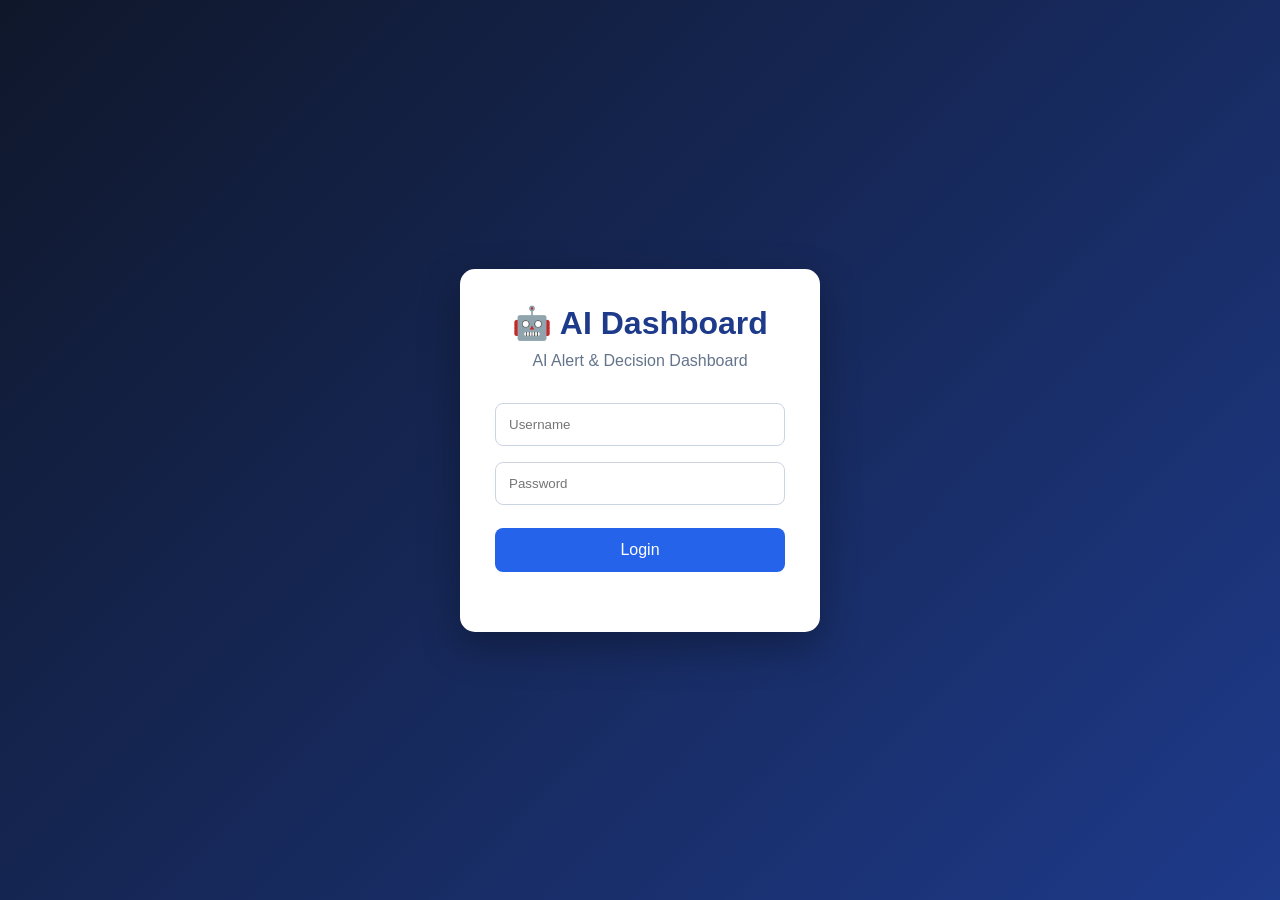
<file: index.html>
<!DOCTYPE html>
<html lang="en">
<head>
<meta charset="UTF-8">
<meta name="viewport" content="width=device-width, initial-scale=1.0">

<title>AI Alert & Decision Dashboard</title>

<style>
*{
    margin:0;
    padding:0;
    box-sizing:border-box;
    font-family:Arial,sans-serif;
}

body{
    background:#f1f5f9;
    color:#0f172a;
}

/* LOGIN */
#loginPage{
    min-height:100vh;
    display:flex;
    justify-content:center;
    align-items:center;
    background:linear-gradient(135deg,#0f172a,#1e3a8a);
}

.login-box{
    width:360px;
    background:white;
    padding:35px;
    border-radius:15px;
    box-shadow:0 15px 40px rgba(0,0,0,.3);
    text-align:center;
}

.login-box h1{
    margin-bottom:10px;
    color:#1e3a8a;
}

.login-box p{
    color:#64748b;
    margin-bottom:25px;
}

.login-box input{
    width:100%;
    padding:13px;
    margin:8px 0;
    border:1px solid #cbd5e1;
    border-radius:8px;
}

.login-box button{
    width:100%;
    padding:13px;
    margin-top:15px;
    border:none;
    border-radius:8px;
    background:#2563eb;
    color:white;
    cursor:pointer;
    font-size:16px;
}

.login-box button:hover{
    background:#1d4ed8;
}

/* APP */
#dashboardApp{
    display:none;
}

.sidebar{
    position:fixed;
    left:0;
    top:0;
    width:240px;
    height:100vh;
    background:#0f172a;
    color:white;
    padding:20px 15px;
    overflow-y:auto;
}

.sidebar h2{
    text-align:center;
    margin-bottom:20px;
}

.sidebar button{
    width:100%;
    padding:11px;
    margin:4px 0;
    border:none;
    border-radius:7px;
    background:#1e293b;
    color:white;
    text-align:left;
    cursor:pointer;
}

.sidebar button:hover{
    background:#2563eb;
}

.logout-btn{
    background:#dc2626 !important;
}

.main{
    margin-left:240px;
    padding:25px;
}

.header{
    background:white;
    padding:20px;
    border-radius:12px;
    margin-bottom:20px;
    display:flex;
    justify-content:space-between;
    align-items:center;
}

.header h1{
    color:#1e3a8a;
}

.page{
    display:none;
}

.page.active{
    display:block;
}

.back-btn{
    background:#475569;
    color:white;
    border:none;
    padding:10px 18px;
    border-radius:7px;
    cursor:pointer;
    margin-bottom:20px;
}

/* CARDS */
.cards{
    display:grid;
    grid-template-columns:repeat(auto-fit,minmax(200px,1fr));
    gap:18px;
}

.card{
    background:white;
    padding:22px;
    border-radius:12px;
    box-shadow:0 3px 10px rgba(0,0,0,.08);
    cursor:pointer;
}

.card:hover{
    transform:translateY(-3px);
}

.card h3{
    color:#475569;
    margin-bottom:10px;
}

.number{
    font-size:32px;
    font-weight:bold;
    color:#2563eb;
}

.panel{
    background:white;
    padding:22px;
    border-radius:12px;
    margin-top:20px;
    box-shadow:0 3px 10px rgba(0,0,0,.08);
}

.panel h2{
    margin-bottom:15px;
    color:#1e3a8a;
}

/* TABLE */
table{
    width:100%;
    border-collapse:collapse;
}

th,td{
    padding:12px;
    border-bottom:1px solid #e2e8f0;
    text-align:left;
}

th{
    background:#e2e8f0;
}

.badge{
    padding:5px 10px;
    border-radius:15px;
    font-size:12px;
}

.critical{
    background:#fee2e2;
    color:#b91c1c;
}

.warning{
    background:#fef3c7;
    color:#92400e;
}

.success{
    background:#dcfce7;
    color:#166534;
}

.info{
    background:#dbeafe;
    color:#1d4ed8;
}

/* BUTTONS */
.action-btn{
    border:none;
    padding:8px 12px;
    border-radius:6px;
    cursor:pointer;
    color:white;
}

.accept{
    background:#16a34a;
}

.reject{
    background:#dc2626;
}

.blue{
    background:#2563eb;
}

.gray{
    background:#64748b;
}

/* PROGRESS */
.progress{
    height:15px;
    background:#e2e8f0;
    border-radius:10px;
    overflow:hidden;
    margin:10px 0 20px;
}

.progress-bar{
    height:100%;
    background:#2563eb;
}

/* FORM */
.form-group{
    margin-bottom:15px;
}

.form-group label{
    display:block;
    margin-bottom:6px;
    font-weight:bold;
}

.form-group input,
.form-group select{
    width:100%;
    padding:11px;
    border:1px solid #cbd5e1;
    border-radius:7px;
}

@media(max-width:800px){
    .sidebar{
        width:190px;
    }

    .main{
        margin-left:190px;
    }
}

@media(max-width:600px){
    .sidebar{
        position:relative;
        width:100%;
        height:auto;
    }

    .main{
        margin-left:0;
    }
}
</style>
</head>

<body>

<!-- ================= LOGIN PAGE ================= -->

<div id="loginPage">

    <div class="login-box">

        <h1>🤖 AI Dashboard</h1>
        <p>AI Alert & Decision Dashboard</p>

        <input type="text" id="username" placeholder="Username">

        <input type="password" id="password" placeholder="Password">

        <button onclick="login()">Login</button>

        <p id="loginMessage"></p>

    </div>

</div>


<!-- ================= DASHBOARD APP ================= -->

<div id="dashboardApp">

<!-- SIDEBAR -->

<div class="sidebar">

    <h2>🤖 AI Dashboard</h2>

    <button onclick="openPage('home')">🏠 Dashboard</button>
    <button onclick="openPage('alerts')">🚨 All Alerts</button>
    <button onclick="openPage('critical')">🔴 Critical Alerts</button>
    <button onclick="openPage('warnings')">⚠️ Warning Alerts</button>
    <button onclick="openPage('resolved')">✅ Resolved Alerts</button>
    <button onclick="openPage('decisions')">🧠 AI Decisions</button>
    <button onclick="openPage('analytics')">📊 Analytics</button>
    <button onclick="openPage('performance')">📈 Performance</button>
    <button onclick="openPage('aimodel')">🤖 AI Model</button>
    <button onclick="openPage('status')">🖥️ System Status</button>
    <button onclick="openPage('database')">🗄️ Database</button>
    <button onclick="openPage('users')">👥 Users</button>
    <button onclick="openPage('reports')">📑 Reports</button>
    <button onclick="openPage('notifications')">🔔 Notifications</button>
    <button onclick="openPage('activity')">📋 Activity Log</button>
    <button onclick="openPage('profile')">👤 Profile</button>
    <button onclick="openPage('settings')">⚙️ Settings</button>
    <button onclick="openPage('help')">❓ Help</button>
    <button onclick="openPage('about')">ℹ️ About</button>

    <button class="logout-btn" onclick="logout()">🚪 Logout</button>

</div>


<!-- MAIN -->

<div class="main">

<div class="header">

    <div>
        <h1>AI Alert & Decision Dashboard</h1>
        <p>Monitor alerts and make intelligent decisions</p>
    </div>

    <strong>🟢 Online</strong>

</div>


<!-- ================= HOME ================= -->

<div id="home" class="page active">

    <h2>Dashboard</h2>

    <div class="cards">

        <div class="card" onclick="openPage('alerts')">
            <h3>🚨 Total Alerts</h3>
            <div class="number">12</div>
        </div>

        <div class="card" onclick="openPage('critical')">
            <h3>🔴 Critical</h3>
            <div class="number">3</div>
        </div>

        <div class="card" onclick="openPage('warnings')">
            <h3>⚠️ Warnings</h3>
            <div class="number">5</div>
        </div>

        <div class="card" onclick="openPage('resolved')">
            <h3>✅ Resolved</h3>
            <div class="number">4</div>
        </div>

    </div>

    <div class="panel">

        <h2>Quick Actions</h2>

        <button class="action-btn blue" onclick="openPage('analytics')">
            📊 View Analytics
        </button>

        <button class="action-btn blue" onclick="openPage('decisions')">
            🧠 AI Decisions
        </button>

        <button class="action-btn blue" onclick="openPage('reports')">
            📑 Reports
        </button>

        <button class="action-btn blue" onclick="openPage('notifications')">
            🔔 Notifications
        </button>

    </div>

    <div class="panel">

        <h2>AI Confidence</h2>

        <p>AI Prediction Accuracy: <b>94%</b></p>

        <div class="progress">
            <div class="progress-bar" style="width:94%"></div>
        </div>

    </div>

</div>


<!-- ================= ALERTS ================= -->

<div id="alerts" class="page">

<button class="back-btn" onclick="openPage('home')">← Back</button>

<h2>🚨 All Alerts</h2>

<div class="panel">

<button class="action-btn blue" onclick="addAlert()">
➕ Add Alert
</button>

<br><br>

<table id="alertTable">

<tr>
<th>ID</th>
<th>Alert</th>
<th>Level</th>
<th>Status</th>
</tr>

<tr>
<td>A001</td>
<td>Server CPU Usage High</td>
<td><span class="badge critical">Critical</span></td>
<td>Active</td>
</tr>

<tr>
<td>A002</td>
<td>Database Response Slow</td>
<td><span class="badge warning">Warning</span></td>
<td>Active</td>
</tr>

<tr>
<td>A003</td>
<td>Login Failure Detected</td>
<td><span class="badge info">Info</span></td>
<td>Active</td>
</tr>

</table>

</div>

</div>


<!-- ================= CRITICAL ================= -->

<div id="critical" class="page">

<button class="back-btn" onclick="openPage('home')">← Back</button>

<h2>🔴 Critical Alerts</h2>

<div class="panel">

<table>

<tr>
<th>Alert</th>
<th>Time</th>
<th>Action</th>
</tr>

<tr>
<td>Server CPU Usage High</td>
<td>10:30 AM</td>
<td><button class="action-btn reject">Investigate</button></td>
</tr>

<tr>
<td>Security Threat Detected</td>
<td>11:15 AM</td>
<td><button class="action-btn reject">Investigate</button></td>
</tr>

<tr>
<td>Database Connection Failure</td>
<td>12:05 PM</td>
<td><button class="action-btn reject">Investigate</button></td>
</tr>

</table>

</div>

</div>


<!-- ================= WARNINGS ================= -->

<div id="warnings" class="page">

<button class="back-btn" onclick="openPage('home')">← Back</button>

<h2>⚠️ Warning Alerts</h2>

<div class="panel">

<table>

<tr>
<th>Alert</th>
<th>Status</th>
</tr>

<tr>
<td>Memory Usage High</td>
<td><span class="badge warning">Warning</span></td>
</tr>

<tr>
<td>Slow API Response</td>
<td><span class="badge warning">Warning</span></td>
</tr>

<tr>
<td>Storage Almost Full</td>
<td><span class="badge warning">Warning</span></td>
</tr>

</table>

</div>

</div>


<!-- ================= RESOLVED ================= -->

<div id="resolved" class="page">

<button class="back-btn" onclick="openPage('home')">← Back</button>

<h2>✅ Resolved Alerts</h2>

<div class="panel">

<table>

<tr>
<th>Alert</th>
<th>Resolved By</th>
<th>Status</th>
</tr>

<tr>
<td>Network Delay</td>
<td>Admin</td>
<td><span class="badge success">Resolved</span></td>
</tr>

<tr>
<td>Memory Warning</td>
<td>AI System</td>
<td><span class="badge success">Resolved</span></td>
</tr>

</table>

</div>

</div>


<!-- ================= DECISIONS ================= -->

<div id="decisions" class="page">

<button class="back-btn" onclick="openPage('home')">← Back</button>

<h2>🧠 AI Decisions</h2>

<div class="panel">

<h3>Decision 001</h3>

<p>AI recommends restarting the application server.</p>

<p>Confidence: <b>94%</b></p>

<br>

<button class="action-btn accept"
onclick="acceptDecision()">
Accept
</button>

<button class="action-btn reject"
onclick="rejectDecision()">
Reject
</button>

<p id="decisionResult"></p>

</div>

</div>


<!-- ================= ANALYTICS ================= -->

<div id="analytics" class="page">

<button class="back-btn" onclick="openPage('home')">← Back</button>

<h2>📊 Analytics</h2>

<div class="cards">

<div class="card">
<h3>Alerts Today</h3>
<div class="number">24</div>
</div>

<div class="card">
<h3>Resolved</h3>
<div class="number">18</div>
</div>

<div class="card">
<h3>AI Accuracy</h3>
<div class="number">94%</div>
</div>

<div class="card">
<h3>Response Time</h3>
<div class="number">1.2s</div>
</div>

</div>

<div class="panel">

<h2>Alert Processing</h2>

<p>Critical Alerts</p>

<div class="progress">
<div class="progress-bar" style="width:75%"></div>
</div>

<p>Warning Alerts</p>

<div class="progress">
<div class="progress-bar" style="width:55%"></div>
</div>

</div>

</div>


<!-- ================= PERFORMANCE ================= -->

<div id="performance" class="page">

<button class="back-btn" onclick="openPage('home')">← Back</button>

<h2>📈 Performance</h2>

<div class="panel">

<p>CPU Usage</p>

<div class="progress">
<div class="progress-bar" style="width:65%"></div>
</div>

<p>Memory Usage</p>

<div class="progress">
<div class="progress-bar" style="width:48%"></div>
</div>

<p>System Availability</p>

<div class="progress">
<div class="progress-bar" style="width:98%"></div>
</div>

</div>

</div>


<!-- ================= AI MODEL ================= -->

<div id="aimodel" class="page">

<button class="back-btn" onclick="openPage('home')">← Back</button>

<h2>🤖 AI Model</h2>

<div class="panel">

<h3>Model Information</h3>

<p>Model Name: Alert Prediction AI</p>
<p>Version: 1.0</p>
<p>Accuracy: 94%</p>
<p>Status: <span class="badge success">Active</span></p>

</div>

</div>


<!-- ================= STATUS ================= -->

<div id="status" class="page">

<button class="back-btn" onclick="openPage('home')">← Back</button>

<h2>🖥️ System Status</h2>

<div class="cards">

<div class="card">
<h3>Spring Boot</h3>
<p class="badge success">Running</p>
</div>

<div class="card">
<h3>MySQL</h3>
<p class="badge success">Connected</p>
</div>

<div class="card">
<h3>AI Service</h3>
<p class="badge success">Online</p>
</div>

</div>

</div>


<!-- ================= DATABASE ================= -->

<div id="database" class="page">

<button class="back-btn" onclick="openPage('home')">← Back</button>

<h2>🗄️ Database</h2>

<div class="panel">

<p>Database: MySQL</p>
<p>Database Name: ai_alert_dashboard</p>
<p>Connection: <span class="badge success">Connected</span></p>
<p>Tables: 6</p>

</div>

</div>


<!-- ================= USERS ================= -->

<div id="users" class="page">

<button class="back-btn" onclick="openPage('home')">← Back</button>

<h2>👥 Users</h2>

<div class="panel">

<button class="action-btn blue" onclick="addUser()">
➕ Add User
</button>

<br><br>

<table id="userTable">

<tr>
<th>ID</th>
<th>Name</th>
<th>Role</th>
<th>Status</th>
</tr>

<tr>
<td>U001</td>
<td>Admin</td>
<td>Administrator</td>
<td><span class="badge success">Active</span></td>
</tr>

<tr>
<td>U002</td>
<td>User</td>
<td>Viewer</td>
<td><span class="badge success">Active</span></td>
</tr>

</table>

</div>

</div>


<!-- ================= REPORTS ================= -->

<div id="reports" class="page">

<button class="back-btn" onclick="openPage('home')">← Back</button>

<h2>📑 Reports</h2>

<div class="panel">

<button class="action-btn blue" onclick="generateReport()">
📄 Generate Report
</button>

<br><br>

<table>

<tr>
<th>Report</th>
<th>Date</th>
<th>Status</th>
</tr>

<tr>
<td>Daily Alert Report</td>
<td>02-10-2026</td>
<td><span class="badge success">Ready</span></td>
</tr>

<tr>
<td>AI Decision Report</td>
<td>02-10-2026</td>
<td><span class="badge success">Ready</span></td>
</tr>

</table>

</div>

</div>


<!-- ================= NOTIFICATIONS ================= -->

<div id="notifications" class="page">

<button class="back-btn" onclick="openPage('home')">← Back</button>

<h2>🔔 Notifications</h2>

<div class="panel">

<p>🔴 Critical alert detected.</p>
<hr><br>

<p>⚠️ Database response is slow.</p>
<hr><br>

<p>🧠 New AI decision generated.</p>
<hr><br>

<button class="action-btn blue"
onclick="markNotificationsRead()">
Mark All as Read
</button>

</div>

</div>


<!-- ================= ACTIVITY ================= -->

<div id="activity" class="page">

<button class="back-btn" onclick="openPage('home')">← Back</button>

<h2>📋 Activity Log</h2>

<div class="panel">

<table>

<tr>
<th>Time</th>
<th>Activity</th>
<th>User</th>
</tr>

<tr>
<td>10:30 AM</td>
<td>Login</td>
<td>Admin</td>
</tr>

<tr>
<td>10:45 AM</td>
<td>Alert Created</td>
<td>AI System</td>
</tr>

<tr>
<td>11:00 AM</td>
<td>Decision Accepted</td>
<td>Admin</td>
</tr>

</table>

</div>

</div>


<!-- ================= PROFILE ================= -->

<div id="profile" class="page">

<button class="back-btn" onclick="openPage('home')">← Back</button>

<h2>👤 Profile</h2>

<div class="panel">

<h3>Admin Profile</h3>

<p>Name: Administrator</p>
<p>Username: admin</p>
<p>Role: System Administrator</p>
<p>Status: <span class="badge success">Active</span></p>

</div>

</div>


<!-- ================= SETTINGS ================= -->

<div id="settings" class="page">

<button class="back-btn" onclick="openPage('home')">← Back</button>

<h2>⚙️ Settings</h2>

<div class="panel">

<div class="form-group">
<label>Notification</label>
<select id="notificationSetting">
<option>Enabled</option>
<option>Disabled</option>
</select>
</div>

<div class="form-group">
<label>AI Auto Decision</label>
<select id="aiSetting">
<option>Enabled</option>
<option>Disabled</option>
</select>
</div>

<button class="action-btn blue"
onclick="saveSettings()">
Save Settings
</button>

</div>

</div>


<!-- ================= HELP ================= -->

<div id="help" class="page">

<button class="back-btn" onclick="openPage('home')">← Back</button>

<h2>❓ Help</h2>

<div class="panel">

<h3>How to use Dashboard?</h3>

<p>1. Login using your username and password.</p>
<p>2. Open Dashboard.</p>
<p>3. Select Alerts to view alerts.</p>
<p>4. Select AI Decisions to view AI recommendations.</p>
<p>5. Use Settings to change dashboard options.</p>

</div>

</div>


<!-- ================= ABOUT ================= -->

<div id="about" class="page">

<button class="back-btn" onclick="openPage('home')">← Back</button>

<h2>ℹ️ About</h2>

<div class="panel">

<h3>AI Alert & Decision Dashboard</h3>

<p>
This project is designed to monitor alerts,
analyze system conditions and display
AI-based decisions.
</p>

<br>

<p><b>Technology:</b></p>

<p>Java</p>
<p>Spring Boot</p>
<p>MySQL</p>
<p>HTML</p>
<p>CSS</p>
<p>JavaScript</p>
<p>Python AI</p>

</div>

</div>


</div>
</div>


<!-- ================= JAVASCRIPT ================= -->

<script>

/* LOGIN */

function login(){

    let username =
        document.getElementById("username").value;

    let password =
        document.getElementById("password").value;

    if(username === "admin" && password === "1234"){

        document.getElementById("loginPage").style.display="none";

        document.getElementById("dashboardApp").style.display="block";

        openPage("home");

    }
    else{

        document.getElementById("loginMessage").innerHTML =
        "❌ Invalid username or password";

        document.getElementById("loginMessage").style.color="red";

    }

}


/* OPEN PAGE */

function openPage(pageId){

    let pages =
        document.querySelectorAll(".page");

    pages.forEach(function(page){

        page.classList.remove("active");

    });

    let selectedPage =
        document.getElementById(pageId);

    if(selectedPage){

        selectedPage.classList.add("active");

        window.scrollTo(0,0);

    }

}


/* LOGOUT */

function logout(){

    document.getElementById("dashboardApp").style.display="none";

    document.getElementById("loginPage").style.display="flex";

    document.getElementById("username").value="";

    document.getElementById("password").value="";

    document.getElementById("loginMessage").innerHTML="";

}


/* ADD ALERT */

function addAlert(){

    let table =
        document.getElementById("alertTable");

    let row =
        table.insertRow(-1);

    row.insertCell(0).innerHTML="A004";

    row.insertCell(1).innerHTML="New AI Alert";

    row.insertCell(2).innerHTML=
        '<span class="badge warning">Warning</span>';

    row.insertCell(3).innerHTML="Active";

}


/* DECISION */

function acceptDecision(){

    document.getElementById("decisionResult").innerHTML =
        "✅ AI Decision Accepted";

    document.getElementById("decisionResult").style.color="green";

}


function rejectDecision(){

    document.getElementById("decisionResult").innerHTML =
        "❌ AI Decision Rejected";

    document.getElementById("decisionResult").style.color="red";

}


/* ADD USER */

function addUser(){
    let table =
        document.getElementById("userTable");

    let row =
        table.insertRow(-1);

    row.insertCell(0).innerHTML="U003";

    row.insertCell(1).innerHTML="New User";

    row.insertCell(2).innerHTML="Viewer";

    row.insertCell(3).innerHTML=
        '<span class="badge success">Active</span>';

}


/* REPORT */

function generateReport(){

    alert("📄 Report generated successfully!");

}


/* NOTIFICATION */

function markNotificationsRead(){

    alert("🔔 All notifications marked as read.");

}


/* SETTINGS */

function saveSettings(){

    alert("⚙️ Settings saved successfully!");

}

</script>

</body>
</html>
</file>
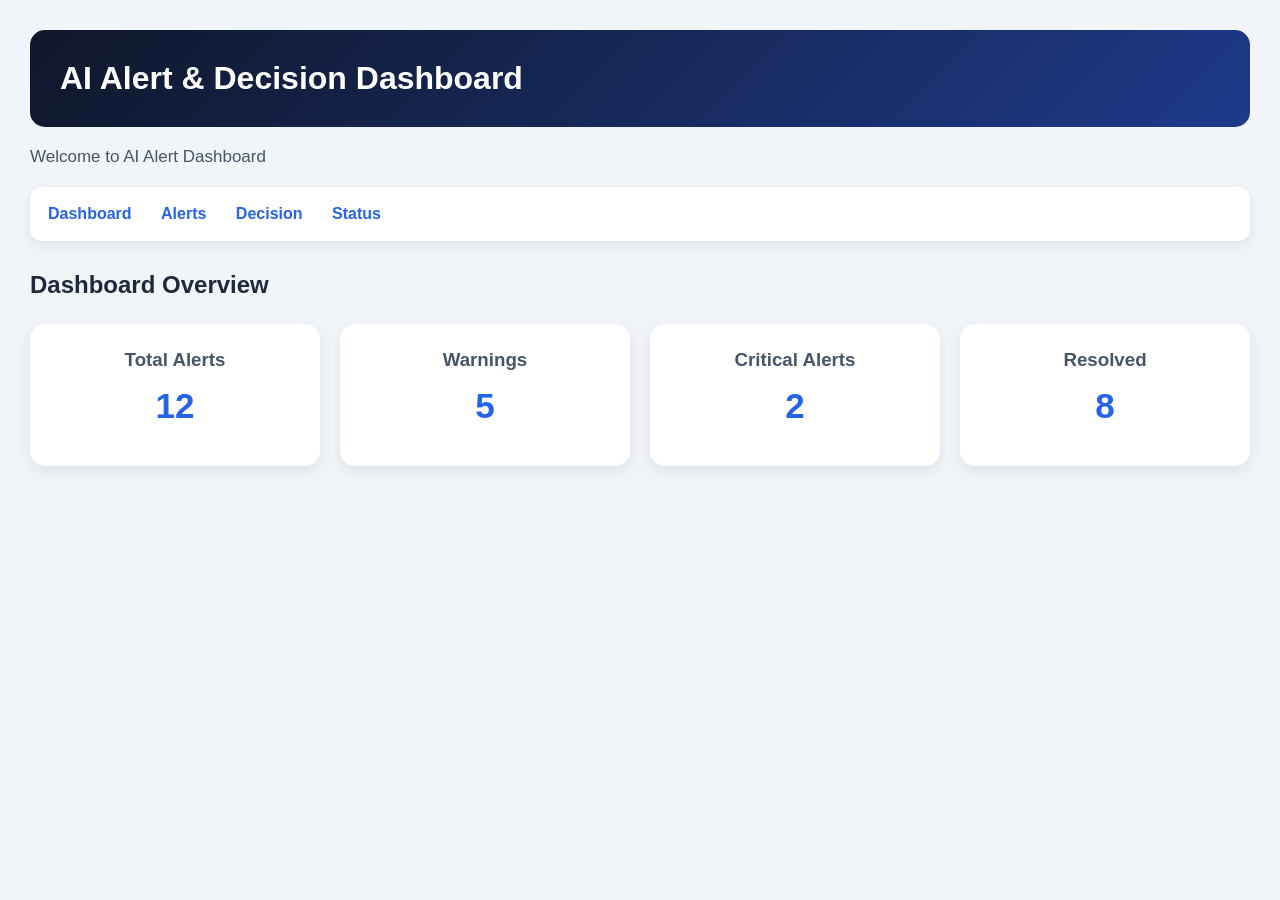
<file: src/main/resources/static/index.html>
<!DOCTYPE html>
<html lang="en">

<head>
    <meta charset="UTF-8">
    <title>AI Alert & Decision Dashboard</title>

    <link rel="stylesheet" href="style.css">
</head>

<body>

    <h1>AI Alert & Decision Dashboard</h1>

    <p>Welcome to AI Alert Dashboard</p>

    <nav>
        <a href="index.html">Dashboard</a>
        <a href="alerts.html">Alerts</a>
        <a href="decision.html">Decision</a>
        <a href="status.html">Status</a>
    </nav>

    <h2>Dashboard Overview</h2>

    <!-- Dashboard Cards -->
    <div class="dashboard-container">

        <div class="card">
            <h3>Total Alerts</h3>
            <p>12</p>
        </div>

        <div class="card">
            <h3>Warnings</h3>
            <p>5</p>
        </div>

        <div class="card">
            <h3>Critical Alerts</h3>
            <p>2</p>
        </div>

        <div class="card">
            <h3>Resolved</h3>
            <p>8</p>
        </div>

    </div>

    <script src="style.js"></script>

</body>
</html>
</file>
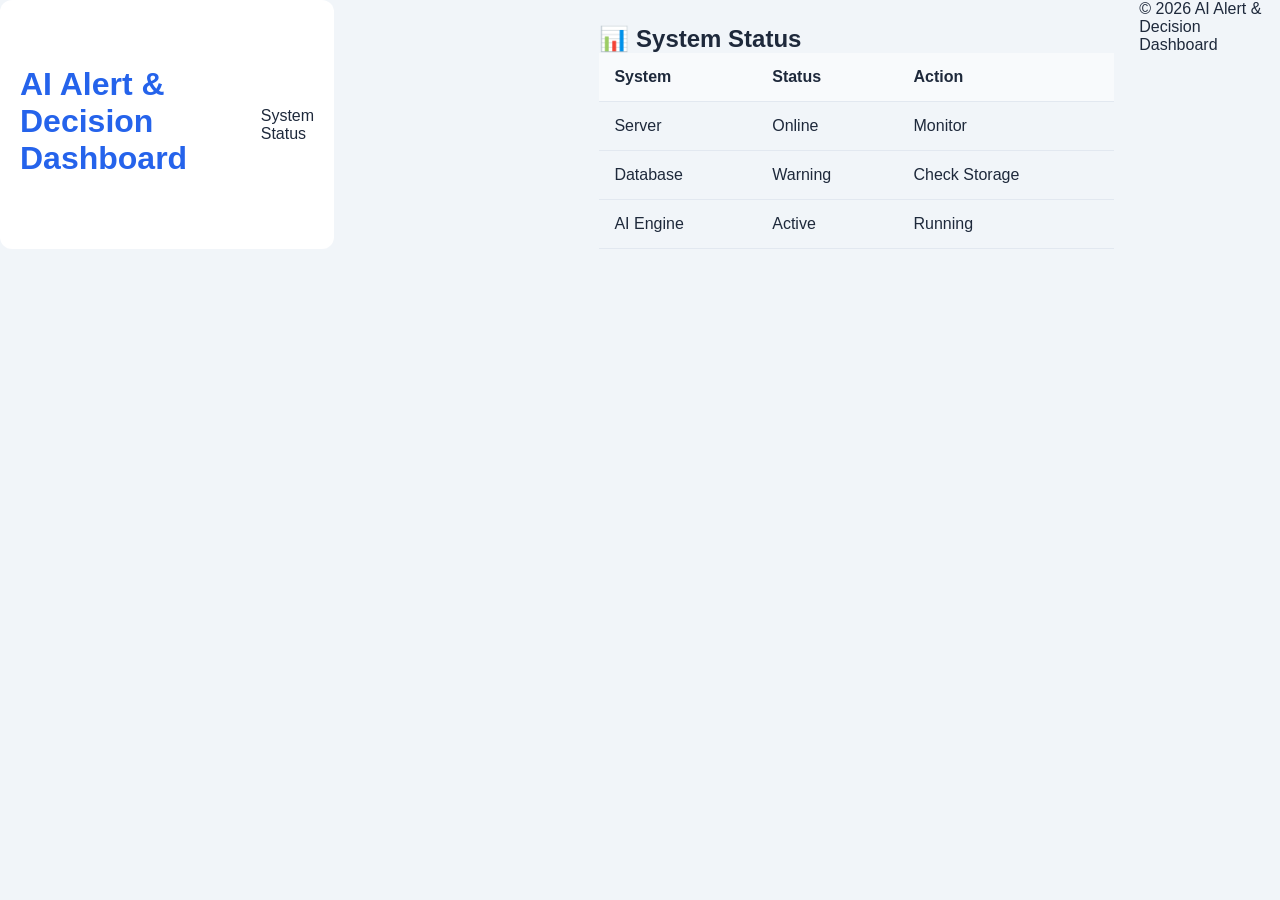
<file: status.html>
<!DOCTYPE html>
<html lang="en">

<head>
    <meta charset="UTF-8">

    <meta name="viewport"
          content="width=device-width, initial-scale=1.0">

    <title>System Status</title>

    <link rel="stylesheet" href="style.css">
</head>

<body>

<header>
    <h1>AI Alert & Decision Dashboard</h1>
    <p>System Status</p>
</header>

<main>

    <section class="status-box">

        <h2>📊 System Status</h2>

        <table>

            <tr>
                <th>System</th>
                <th>Status</th>
                <th>Action</th>
            </tr>

            <tr>
                <td>Server</td>
                <td class="status-online">
                    Online
                </td>
                <td>Monitor</td>
            </tr>

            <tr>
                <td>Database</td>
                <td class="status-warning">
                    Warning
                </td>
                <td>Check Storage</td>
            </tr>

            <tr>
                <td>AI Engine</td>
                <td class="status-active">
                    Active
                </td>
                <td>Running</td>
            </tr>

        </table>

    </section>

</main>

<footer>
    © 2026 AI Alert & Decision Dashboard
</footer>

</body>
</html>
</file>
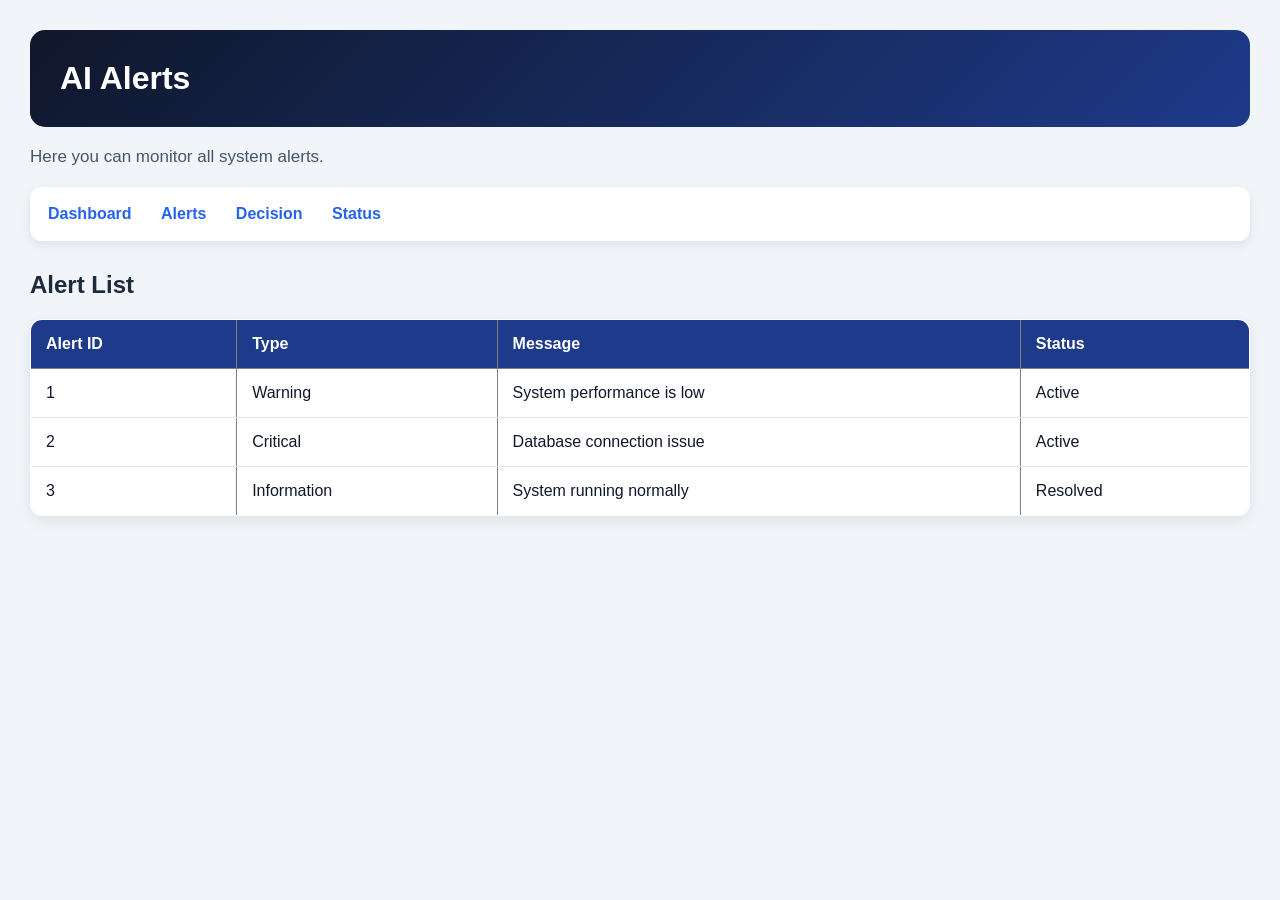
<file: src/main/resources/static/alerts.html>
<!DOCTYPE html>
<html>
<head>
    <meta charset="UTF-8">
    <title>Alerts - AI Alert Dashboard</title>

    <link rel="stylesheet" href="style.css">
</head>

<body>

    <h1>AI Alerts</h1>

    <p>Here you can monitor all system alerts.</p>

    <nav>
        <a href="index.html">Dashboard</a>
        <a href="alerts.html">Alerts</a>
        <a href="decision.html">Decision</a>
        <a href="status.html">Status</a>
    </nav>

    <h2>Alert List</h2>

    <table border="1" cellpadding="10">
        <tr>
            <th>Alert ID</th>
            <th>Type</th>
            <th>Message</th>
            <th>Status</th>
        </tr>

        <tr>
            <td>1</td>
            <td>Warning</td>
            <td>System performance is low</td>
            <td>Active</td>
        </tr>

        <tr>
            <td>2</td>
            <td>Critical</td>
            <td>Database connection issue</td>
            <td>Active</td>
        </tr>

        <tr>
            <td>3</td>
            <td>Information</td>
            <td>System running normally</td>
            <td>Resolved</td>
        </tr>
    </table>

    <script src="style.js"></script>

</body>
</html>
</file>
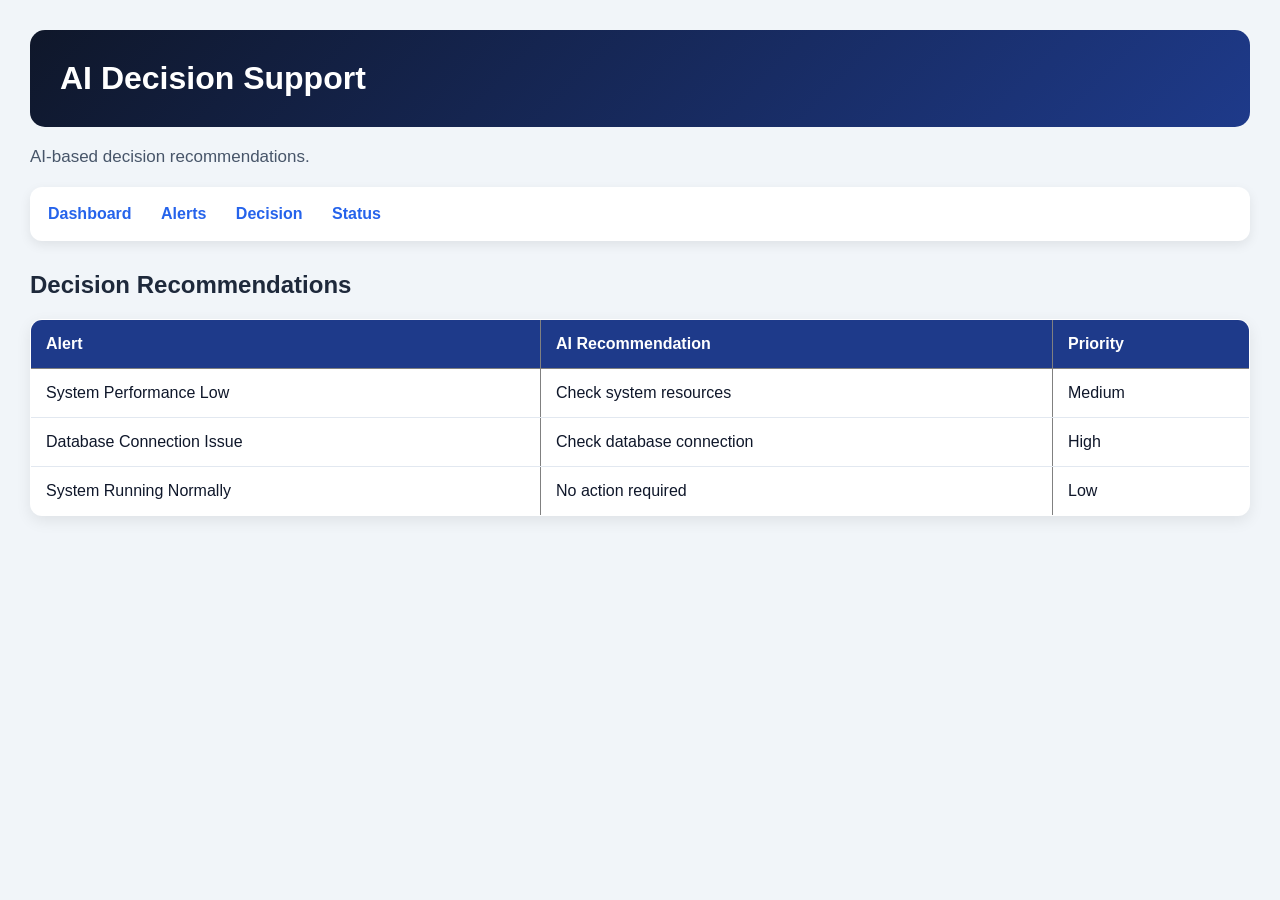
<file: src/main/resources/static/decision.html>
<!DOCTYPE html>
<html>
<head>
    <meta charset="UTF-8">
    <title>Decision - AI Alert Dashboard</title>

    <link rel="stylesheet" href="style.css">
</head>

<body>

    <h1>AI Decision Support</h1>

    <p>AI-based decision recommendations.</p>

    <nav>
        <a href="index.html">Dashboard</a>
        <a href="alerts.html">Alerts</a>
        <a href="decision.html">Decision</a>
        <a href="status.html">Status</a>
    </nav>

    <h2>Decision Recommendations</h2>

    <table border="1" cellpadding="10">
        <tr>
            <th>Alert</th>
            <th>AI Recommendation</th>
            <th>Priority</th>
        </tr>

        <tr>
            <td>System Performance Low</td>
            <td>Check system resources</td>
            <td>Medium</td>
        </tr>

        <tr>
            <td>Database Connection Issue</td>
            <td>Check database connection</td>
            <td>High</td>
        </tr>

        <tr>
            <td>System Running Normally</td>
            <td>No action required</td>
            <td>Low</td>
        </tr>
    </table>

    <script src="style.js"></script>

</body>
</html>
</file>
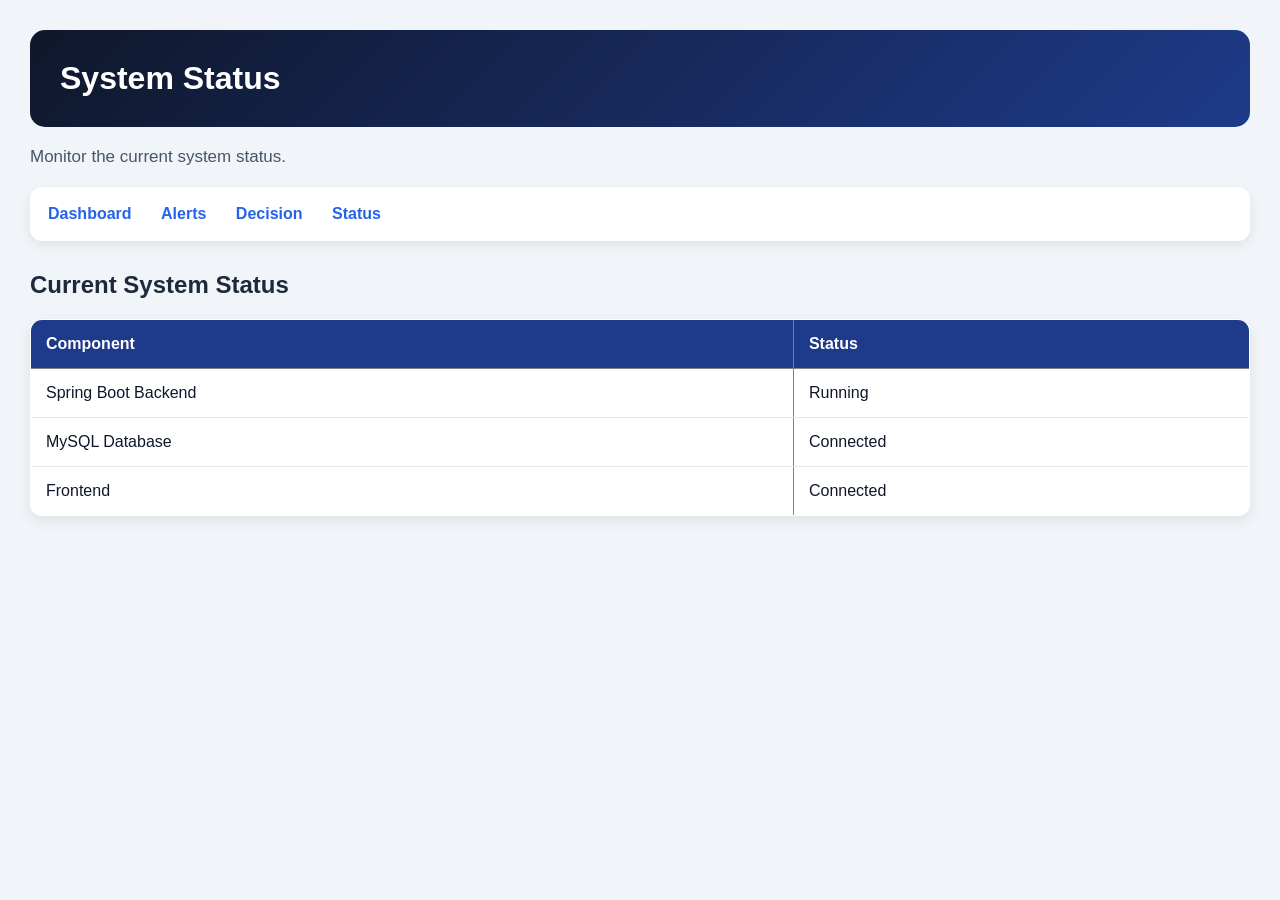
<file: src/main/resources/static/status.html>
<!DOCTYPE html>
<html lang="en">
<head>
    <meta charset="UTF-8">
    <title>System Status</title>
    <link rel="stylesheet" href="style.css">
</head>

<body>

    <h1>System Status</h1>

    <p>Monitor the current system status.</p>

    <nav>
        <a href="index.html">Dashboard</a>
        <a href="alerts.html">Alerts</a>
        <a href="decision.html">Decision</a>
        <a href="status.html">Status</a>
    </nav>

    <h2>Current System Status</h2>

    <table border="1">
        <tr>
            <th>Component</th>
            <th>Status</th>
        </tr>

        <tr>
            <td>Spring Boot Backend</td>
            <td>Running</td>
        </tr>

        <tr>
            <td>MySQL Database</td>
            <td>Connected</td>
        </tr>

        <tr>
            <td>Frontend</td>
            <td>Connected</td>
        </tr>
    </table>

    <script src="style.js"></script>

</body>
</html>
</file>
<file: src/main/resources/static/style.css>
* {
    box-sizing: border-box;
    margin: 0;
    padding: 0;
    font-family: Arial, sans-serif;
}

body {
    background: #f1f5f9;
    color: #0f172a;
    padding: 30px;
}

/* Main Header */
h1 {
    background: linear-gradient(135deg, #0f172a, #1e3a8a);
    color: white;
    padding: 30px;
    border-radius: 15px;
    margin-bottom: 20px;
    font-size: 32px;
}

/* Paragraph */
p {
    margin: 15px 0;
    color: #475569;
    font-size: 17px;
}

/* Navigation */
nav {
    background: white;
    padding: 18px;
    margin: 20px 0 30px;
    border-radius: 12px;
    box-shadow: 0 4px 12px rgba(0,0,0,0.08);
}

nav a {
    text-decoration: none;
    color: #2563eb;
    font-weight: bold;
    margin-right: 25px;
}

nav a:hover {
    color: #1d4ed8;
}

/* Headings */
h2 {
    margin-bottom: 20px;
    color: #1e293b;
}

/* Dashboard Cards */
.dashboard-container {
    display: grid;
    grid-template-columns: repeat(4, 1fr);
    gap: 20px;
    margin-top: 25px;
}

.card {
    background: white;
    padding: 25px;
    border-radius: 15px;
    text-align: center;
    box-shadow: 0 5px 15px rgba(0,0,0,0.08);
}

.card h3 {
    color: #475569;
    margin-bottom: 15px;
}

.card p {
    font-size: 35px;
    font-weight: bold;
    color: #2563eb;
}

/* Tables */
table {
    width: 100%;
    border-collapse: collapse;
    background: white;
    border-radius: 12px;
    overflow: hidden;
    box-shadow: 0 5px 15px rgba(0,0,0,0.08);
}

th {
    background: #1e3a8a;
    color: white;
    padding: 15px;
    text-align: left;
}

td {
    padding: 15px;
    border-bottom: 1px solid #e2e8f0;
}

tr:hover {
    background: #f8fafc;
}

/* Alert Status */
.active {
    color: #dc2626;
    font-weight: bold;
}

.resolved {
    color: #16a34a;
    font-weight: bold;
}

/* Mobile */
@media (max-width: 700px) {

    body {
        padding: 15px;
    }

    .dashboard-container {
        grid-template-columns: 1fr;
    }

    nav a {
        display: inline-block;
        margin-bottom: 10px;
    }

    table {
        font-size: 14px;
    }
}
</file>
<file: style.css>
* {
    margin: 0;
    padding: 0;
    box-sizing: border-box;
    font-family: Arial, sans-serif;
}

body {
    background: #f1f5f9;
    display: flex;
    color: #1e293b;
}

/* Sidebar */

.sidebar {
    width: 240px;
    height: 100vh;
    background: #0f172a;
    color: white;
    padding: 25px 15px;
    position: fixed;
}

.sidebar h2 {
    text-align: center;
    margin-bottom: 35px;
}

.sidebar button {
    width: 100%;
    padding: 14px;
    margin: 7px 0;
    border: none;
    border-radius: 8px;
    background: #1e293b;
    color: white;
    text-align: left;
    cursor: pointer;
    font-size: 15px;
}

.sidebar button:hover {
    background: #2563eb;
}

/* Main */

main {
    margin-left: 240px;
    width: calc(100% - 240px);
    padding: 25px;
}

header {
    background: white;
    padding: 20px;
    border-radius: 12px;
    display: flex;
    justify-content: space-between;
    align-items: center;
    margin-bottom: 25px;
}

header h1 {
    color: #2563eb;
    margin-bottom: 6px;
}

.logout {
    background: #ef4444;
    color: white;
    border: none;
    padding: 10px 18px;
    border-radius: 7px;
    cursor: pointer;
}

/* Cards */

.cards {
    display: grid;
    grid-template-columns: repeat(4, 1fr);
    gap: 20px;
}

.card {
    background: white;
    padding: 25px;
    border-radius: 12px;
    box-shadow: 0 3px 10px #00000015;
}

.card h3 {
    margin-bottom: 15px;
}

.card span {
    font-size: 32px;
    font-weight: bold;
    color: #2563eb;
}

.card.danger span {
    color: #dc2626;
}

.card.warning span {
    color: #f59e0b;
}

.card.success span {
    color: #16a34a;
}

/* Panel */

.panel {
    background: white;
    margin-top: 25px;
    padding: 25px;
    border-radius: 12px;
    box-shadow: 0 3px 10px #00000010;
}

.panel h2 {
    margin-bottom: 20px;
}

.online {
    color: #16a34a;
}

/* Table */

table {
    width: 100%;
    border-collapse: collapse;
}

th,
td {
    padding: 15px;
    text-align: left;
    border-bottom: 1px solid #e2e8f0;
}

th {
    background: #f8fafc;
}

.badge {
    padding: 5px 10px;
    border-radius: 20px;
    color: white;
    font-size: 12px;
}

.critical {
    background: #dc2626;
}

.warning-badge {
    background: #f59e0b;
}

/* Buttons */

.add-btn,
.save-btn,
.decision button {
    background: #2563eb;
    color: white;
    border: none;
    padding: 10px 18px;
    border-radius: 7px;
    cursor: pointer;
    margin-top: 20px;
}

.reject {
    background: #dc2626 !important;
}

.decision {
    background: #f8fafc;
    padding: 20px;
    margin-bottom: 15px;
    border-radius: 10px;
}

.decision p {
    margin-top: 8px;
}

/* Hide */

.hidden {
    display: none;
}

/* Mobile */

@media (max-width: 900px) {

    .sidebar {
        width: 180px;
    }

    main {
        margin-left: 180px;
        width: calc(100% - 180px);
    }

    .cards {
        grid-template-columns: repeat(2, 1fr);
    }
}

@media (max-width: 600px) {

    .sidebar {
        display: none;
    }

    main {
        margin-left: 0;
        width: 100%;
    }

    .cards {
        grid-template-columns: 1fr;
    }

    header {
        flex-direction: column;
        gap: 15px;
    }
}
/* AI Alert & Decision Dashboard CSS */

* {
    margin: 0;
    padding: 0;
    box-sizing: border-box;
    font-family: Arial, sans-serif;
}

body {
    background: #f1f5f9;
    color: #1e293b;
}

/* Header */

.header {
    background: #0f172a;
    color: white;
    padding: 20px 30px;
    display: flex;
    justify-content: space-between;
    align-items: center;
}

.header h1 {
    font-size: 25px;
}

.status {
    background: #22c55e;
    padding: 8px 15px;
    border-radius: 20px;
}

/* Main Dashboard */

.container {
    width: 90%;
    max-width: 1200px;
    margin: 30px auto;
}

.container h2 {
    margin-bottom: 20px;
    color: #0f172a;
}

/* Dashboard Cards */

.cards {
    display: grid;
    grid-template-columns: repeat(4, 1fr);
    gap: 20px;
}

.card {
    background: white;
    padding: 25px;
    border-radius: 12px;
    text-align: center;
    box-shadow: 0 4px 12px rgba(0,0,0,0.08);
}

.card h3 {
    color: #64748b;
    margin-bottom: 15px;
}

.number {
    font-size: 35px;
    font-weight: bold;
}

.blue {
    color: #2563eb;
}

.red {
    color: #ef4444;
}

.yellow {
    color: #f59e0b;
}

.green {
    color: #22c55e;
}

/* Alert Section */

.section {
    background: white;
    margin-top: 25px;
    padding: 25px;
    border-radius: 12px;
    box-shadow: 0 4px 12px rgba(0,0,0,0.08);
}

.alert {
    padding: 18px;
    margin: 12px 0;
    border-radius: 8px;
    background: #f8fafc;
}

.high {
    border-left: 5px solid #ef4444;
}

.medium {
    border-left: 5px solid #f59e0b;
}

.low {
    border-left: 5px solid #22c55e;
}

/* Alert Badge */

.badge {
    float: right;
    padding: 6px 12px;
    border-radius: 20px;
    font-size: 12px;
    font-weight: bold;
}

.high-badge {
    background: #fee2e2;
    color: #dc2626;
}

.medium-badge {
    background: #fef3c7;
    color: #d97706;
}

.low-badge {
    background: #dcfce7;
    color: #16a34a;
}

/* AI Decision */

.decision {
    background: #eff6ff;
    border-left: 5px solid #2563eb;
    padding: 20px;
    border-radius: 8px;
}

.decision p {
    margin-top: 10px;
    color: #334155;
}

/* Button */

button {
    background: #2563eb;
    color: white;
    border: none;
    padding: 10px 18px;
    border-radius: 7px;
    cursor: pointer;
}

button:hover {
    background: #1d4ed8;
}

/* Responsive */

@media (max-width: 800px) {

    .cards {
        grid-template-columns: repeat(2, 1fr);
    }

    .header {
        flex-direction: column;
        gap: 10px;
        text-align: center;
    }
}

@media (max-width: 500px) {

    .cards {
        grid-template-columns: 1fr;
    }

    .container {
        width: 95%;
    }
}
</file>
